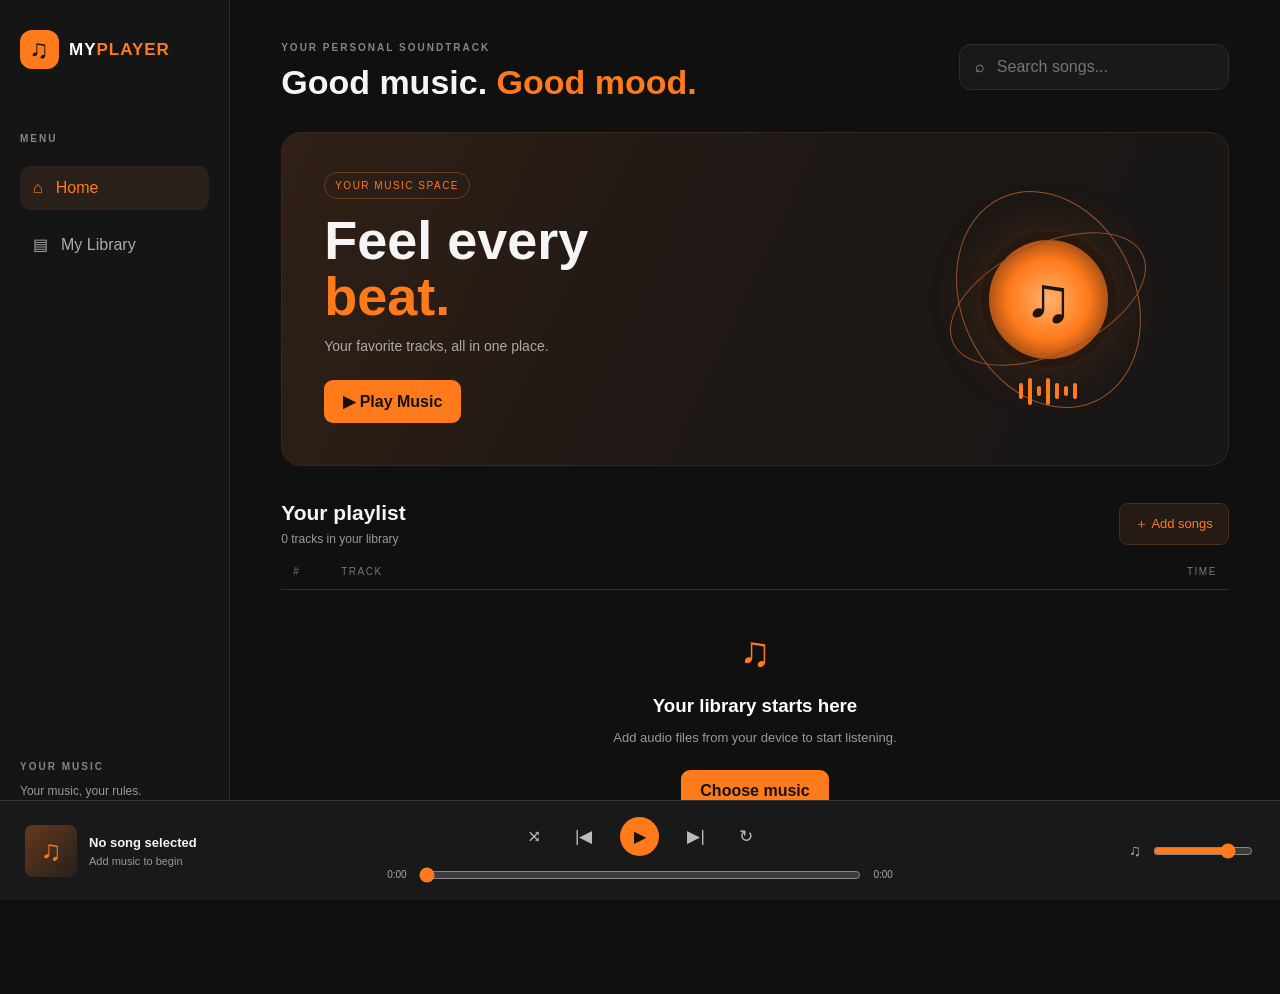
<file: index.html>
<!DOCTYPE html>
<html lang="en">
<head>
  <meta charset="UTF-8">
  <meta name="viewport" content="width=device-width, initial-scale=1.0">
  <meta name="theme-color" content="#101010">
  <title>My Player | Personal Music</title>
  <link rel="stylesheet" href="style.css">
</head>
<body>
  <div class="app">

    <aside class="sidebar">
      <a class="brand" href="#">
        <span class="brand-icon">♫</span>
        <span>MY<span class="orange">PLAYER</span></span>
      </a>

      <p class="section-label">MENU</p>
      <button class="nav-item active" id="homeBtn">⌂ <span>Home</span></button>
      <button class="nav-item" id="libraryBtn">▤ <span>My Library</span></button>

      <div class="side-bottom">
        <p class="section-label">YOUR MUSIC</p>
        <p class="muted small">Your music, your rules.</p>
        <button class="upload-btn" id="uploadBtn">＋ Add Music</button>
      </div>
    </aside>

    <main class="main">
      <header class="topbar">
        <div>
          <p class="eyebrow">YOUR PERSONAL SOUNDTRACK</p>
          <h1>Good music. <span class="orange">Good mood.</span></h1>
        </div>
        <label class="search-box">
          <span>⌕</span>
          <input id="searchInput" type="search" placeholder="Search songs...">
        </label>
      </header>

      <section class="hero">
        <div class="hero-copy">
          <span class="pill">YOUR MUSIC SPACE</span>
          <h2>Feel every<br> <span class="orange">beat.</span></h2>
          <p>Your favorite tracks, all in one place.</p>
          <button id="heroPlayBtn" class="primary-btn">▶ Play Music</button>
        </div>
        <div class="hero-art" aria-hidden="true">
          <div class="art-ring ring-one"></div>
          <div class="art-ring ring-two"></div>
          <div class="art-disc">♫</div>
          <div class="equalizer">
            <i></i><i></i><i></i><i></i><i></i><i></i><i></i>
          </div>
        </div>
      </section>

      <section class="library-section" id="library">
        <div class="section-heading">
          <div>
            <h2>Your playlist</h2>
            <p class="muted"><span id="songCount">0</span> tracks in your library</p>
          </div>
          <label class="upload-label" for="fileInput">＋ Add songs</label>
          <input id="fileInput" type="file" accept="audio/*" multiple hidden>
        </div>

        <div class="track-header">
          <span>#</span>
          <span>TRACK</span>
          <span class="duration-heading">TIME</span>
        </div>

        <div id="playlist" class="playlist">
          <div class="empty-state">
            <div class="empty-icon">♫</div>
            <h3>Your library starts here</h3>
            <p>Add audio files from your device to start listening.</p>
            <button class="primary-btn" id="emptyUploadBtn">Choose music</button>
          </div>
        </div>
      </section>
    </main>
  </div>

  <footer class="player">
    <div class="now-playing">
      <div class="mini-art" id="miniArt">♫</div>
      <div class="track-info">
        <strong id="currentTitle">No song selected</strong>
        <span id="currentArtist">Add music to begin</span>
      </div>
    </div>

    <div class="player-center">
      <div class="player-controls">
        <button class="control-btn" id="shuffleBtn" title="Shuffle" aria-label="Shuffle">⤨</button>
        <button class="control-btn" id="prevBtn" title="Previous" aria-label="Previous">|◀</button>
        <button class="play-btn" id="playBtn" title="Play" aria-label="Play">▶</button>
        <button class="control-btn" id="nextBtn" title="Next" aria-label="Next">▶|</button>
        <button class="control-btn" id="repeatBtn" title="Repeat" aria-label="Repeat">↻</button>
      </div>
      <div class="progress-row">
        <span id="currentTime">0:00</span>
        <input id="seekBar" type="range" min="0" max="100" value="0" aria-label="Seek audio">
        <span id="duration">0:00</span>
      </div>
    </div>

    <div class="volume-control">
      <span>♫</span>
      <input id="volumeBar" type="range" min="0" max="1" step="0.01" value="0.8" aria-label="Volume">
    </div>
  </footer>

  <audio id="audio"></audio>
  <script src="script.js"></script>
</body>
</html>
</file>
<file: style.css>
:root {
  --bg: #101010;
  --panel: #191919;
  --panel-light: #222222;
  --text: #f5f5f5;
  --muted: #999999;
  --orange: #ff7a1a;
  --border: #2d2d2d;
}

* {
  box-sizing: border-box;
}

body {
  margin: 0;
  background: var(--bg);
  color: var(--text);
  font-family: Inter, -apple-system, BlinkMacSystemFont,
    "Segoe UI", sans-serif;
}

button, input {
  font: inherit;
}

button {
  cursor: pointer;
}

button:focus-visible, input:focus-visible,
a:focus-visible {
  outline: 2px solid var(--orange);
  outline-offset: 3px;
}

.orange {
  color: var(--orange);
}

.muted {
  color: var(--muted);
}

.small {
  font-size: 12px;
}

.app {
  display: grid;
  grid-template-columns: 230px minmax(0, 1fr);
  min-height: 100vh;
  padding-bottom: 112px;
}

.sidebar {
  background: #151515;
  border-right: 1px solid var(--border);
  padding: 30px 20px;
  display: flex;
  flex-direction: column;
  gap: 12px;
}

.brand {
  display: flex;
  align-items: center;
  gap: 10px;
  font-size: 17px;
  font-weight: 900;
  letter-spacing: 1px;
  color: white;
  text-decoration: none;
  margin-bottom: 42px;
}

.brand-icon {
  display: grid;
  place-items: center;
  width: 39px;
  height: 39px;
  border-radius: 12px;
  background: var(--orange);
  color: #111;
  font-size: 26px;
}

.section-label, .eyebrow {
  color: #858585;
  font-size: 10px;
  letter-spacing: 2px;
  font-weight: 700;
}

.nav-item {
  display: flex;
  align-items: center;
  gap: 13px;
  padding: 13px;
  border: 0;
  border-radius: 10px;
  background: transparent;
  color: #aaa;
  text-align: left;
}

.nav-item.active, .nav-item:hover {
  color: var(--orange);
  background: #292019;
}

.side-bottom {
  margin-top: auto;
}

.upload-btn, .upload-label {
  display: inline-flex;
  align-items: center;
  justify-content: center;
  gap: 7px;
  padding: 11px 15px;
  border: 1px solid #49301f;
  background: #251b14;
  color: var(--orange);
  border-radius: 9px;
  cursor: pointer;
  font-size: 13px;
}

.main {
  padding: 32px clamp(18px, 4vw, 54px);
  min-width: 0;
}

.topbar {
  display: flex;
  justify-content: space-between;
  align-items: center;
  gap: 20px;
  margin-bottom: 30px;
}

.topbar h1 {
  margin: 9px 0 0;
  font-size: clamp(23px, 3vw, 34px);
}

.search-box {
  display: flex;
  align-items: center;
  gap: 10px;
  background: var(--panel);
  border: 1px solid var(--border);
  border-radius: 12px;
  padding: 12px 15px;
  width: min(270px, 100%);
  color: var(--muted);
}

.search-box input {
  width: 100%;
  min-width: 0;
  color: white;
  background: transparent;
  border: 0;
  outline: 0;
}

.hero {
  position: relative;
  min-height: 255px;
  overflow: hidden;
  display: flex;
  justify-content: space-between;
  align-items: center;
  padding: clamp(24px, 4vw, 42px);
  border: 1px solid #38271b;
  border-radius: 20px;
  background: linear-gradient(115deg, #302016, #1c1714 55%, #171717);
}

.hero-copy {
  position: relative;
  z-index: 2;
}

.pill {
  font-size: 10px;
  letter-spacing: 1.5px;
  color: var(--orange);
  border: 1px solid #654023;
  padding: 7px 10px;
  border-radius: 20px;
}

.hero h2 {
  font-size: clamp(35px, 5vw, 54px);
  line-height: 1.03;
  margin: 20px 0 12px;
}

.hero p {
  color: #aaa;
  font-size: 14px;
}

.primary-btn {
  background: var(--orange);
  color: #16110c;
  font-weight: 750;
  padding: 12px 19px;
  border: 0;
  border-radius: 9px;
  margin-top: 12px;
}

.primary-btn:hover {
  background: #ff984d;
}

.hero-art {
  width: 225px;
  height: 225px;
  flex-shrink: 0;
  position: relative;
  display: grid;
  place-items: center;
  margin-right: 25px;
}

.art-ring {
  position: absolute;
  border: 1px solid #9a5127;
  border-radius: 50%;
  transform: rotate(-25deg);
}

.ring-one {
  width: 210px;
  height: 110px;
}

.ring-two {
  width: 175px;
  height: 225px;
}

.art-disc {
  display: grid;
  place-items: center;
  width: 135px;
  height: 135px;
  background: radial-gradient(circle, #ffb16e, #ff7a1a 48%, #472211);
  border: 8px solid #26180f;
  border-radius: 50%;
  color: #20140d;
  font-size: 65px;
  box-shadow: 0 0 55px #ff7a1a30;
}

.equalizer {
  position: absolute;
  bottom: 7px;
  display: flex;
  align-items: center;
  gap: 5px;
}

.equalizer i {
  display: block;
  width: 4px;
  height: 16px;
  border-radius: 4px;
  background: var(--orange);
}

.equalizer i:nth-child(2n) { height: 27px; }
.equalizer i:nth-child(3n) { height: 10px; }

.library-section {
  margin-top: 35px;
  scroll-margin-top: 20px;
}

.section-heading {
  display: flex;
  align-items: center;
  justify-content: space-between;
  gap: 12px;
}

.section-heading h2 {
  font-size: 21px;
  margin: 0 0 7px;
}

.section-heading p {
  font-size: 12px;
  margin: 0;
}

.track-header, .track {
  display: grid;
  grid-template-columns: 36px minmax(0, 1fr) 65px;
  gap: 12px;
  align-items: center;
}

.track-header {
  color: #777;
  font-size: 10px;
  letter-spacing: 1.5px;
  border-bottom: 1px solid var(--border);
  padding: 20px 12px 12px;
}

.duration-heading {
  text-align: right;
}

.track {
  padding: 11px 12px;
  border-radius: 10px;
  min-width: 0;
}

.track:hover {
  background: var(--panel);
}

.track.selected {
  background: #2a2019;
}

.track-number {
  color: #858585;
  font-size: 13px;
}

.track.selected .track-number {
  color: var(--orange);
}

.track-main {
  display: flex;
  align-items: center;
  gap: 12px;
  min-width: 0;
  cursor: pointer;
}

.track-art, .mini-art {
  display: grid;
  place-items: center;
  flex-shrink: 0;
  background: linear-gradient(135deg, #65391e, #25201c);
  color: var(--orange);
  border-radius: 8px;
}

.track-art {
  width: 45px;
  height: 45px;
  font-size: 23px;
}

.track-details, .track-info {
  display: flex;
  flex-direction: column;
  gap: 5px;
  min-width: 0;
}

.track-details strong, .track-info strong {
  font-size: 13px;
  overflow: hidden;
  text-overflow: ellipsis;
  white-space: nowrap;
}

.track-details span, .track-info span {
  color: var(--muted);
  font-size: 11px;
}

.track-time {
  text-align: right;
  color: #aaa;
  font-size: 12px;
}

.empty-state {
  text-align: center;
  padding: 38px 15px;
  color: var(--muted);
}

.empty-icon {
  color: var(--orange);
  font-size: 42px;
}

.empty-state h3 {
  color: white;
  margin-bottom: 8px;
}

.empty-state p {
  font-size: 13px;
}

.player {
  position: fixed;
  z-index: 10;
  left: 0;
  right: 0;
  bottom: 0;
  min-height: 100px;
  padding: 15px 25px;
  display: grid;
  grid-template-columns: minmax(0, 1fr) minmax(240px, 1.5fr) minmax(90px, 1fr);
  align-items: center;
  gap: 25px;
  background: #191919;
  border-top: 1px solid #353535;
}

.now-playing {
  display: flex;
  align-items: center;
  gap: 12px;
  min-width: 0;
}

.mini-art {
  width: 52px;
  height: 52px;
  font-size: 28px;
}

.player-center {
  width: 100%;
  max-width: 520px;
  justify-self: center;
}

.player-controls {
  display: flex;
  justify-content: center;
  align-items: center;
  gap: clamp(10px, 2vw, 22px);
  margin-bottom: 9px;
}

.control-btn, .play-btn {
  display: grid;
  place-items: center;
  border: 0;
}

.control-btn {
  background: transparent;
  color: #bbb;
  padding: 6px;
  font-size: 17px;
}

.control-btn:hover, .control-btn.active {
  color: var(--orange);
}

.play-btn {
  width: 39px;
  height: 39px;
  border-radius: 50%;
  background: var(--orange);
  color: #111;
}

.progress-row {
  display: flex;
  align-items: center;
  gap: 10px;
  color: #aaa;
  font-size: 10px;
}

input[type="range"] {
  accent-color: var(--orange);
  cursor: pointer;
}

.progress-row input {
  flex: 1;
  width: 100%;
  min-width: 0;
}

.volume-control {
  display: flex;
  align-items: center;
  justify-content: flex-end;
  gap: 10px;
  color: #aaa;
}

.volume-control input {
  width: 100px;
  max-width: 100%;
}

@media (max-width: 900px) {
  .app {
    grid-template-columns: 180px minmax(0, 1fr);
  }

  .sidebar {
    padding: 24px 13px;
  }

  .hero-art {
    width: 160px;
    height: 180px;
    margin-right: 0;
  }

  .ring-one { width: 155px; }
  .ring-two { height: 175px; }
  .art-disc { width: 110px; height: 110px; }

  .player {
    grid-template-columns: minmax(0, 1fr) minmax(200px, 1.2fr);
    gap: 15px;
  }

  .volume-control {
    display: none;
  }
}

@media (max-width: 600px) {
  .app {
    display: block;
    padding-bottom: 155px;
  }

  .sidebar {
    display: flex;
    flex-direction: row;
    align-items: center;
    justify-content: space-between;
    padding: 14px 16px;
    border-right: 0;
    border-bottom: 1px solid var(--border);
  }

  .brand {
    margin: 0;
    font-size: 14px;
    gap: 7px;
  }

  .brand-icon {
    width: 33px;
    height: 33px;
  }

  .sidebar > .section-label,
  .sidebar > .nav-item,
  .side-bottom > .section-label,
  .side-bottom > .muted {
    display: none;
  }

  .side-bottom {
    margin: 0;
  }

  .upload-btn {
    padding: 9px 11px;
    font-size: 12px;
  }

  .main {
    padding: 22px 16px;
  }

  .topbar {
    align-items: stretch;
    flex-direction: column;
    gap: 17px;
  }

  .topbar h1 {
    font-size: 26px;
  }

  .search-box {
    width: 100%;
  }

  .hero {
    min-height: 235px;
    padding: 23px 19px;
  }

  .hero h2 {
    font-size: 38px;
  }

  .hero p {
    max-width: 190px;
    font-size: 12px;
  }

  .hero-art {
    position: absolute;
    right: -53px;
    top: 20px;
    opacity: 0.36;
  }

  .hero-copy {
    max-width: 100%;
  }

  .library-section {
    margin-top: 28px;
  }

  .track-header, .track {
    grid-template-columns: 20px minmax(0, 1fr) 42px;
    gap: 8px;
  }

  .track-header {
    padding-left: 6px;
    padding-right: 6px;
  }

  .track {
    padding: 10px 5px;
  }

  .track-art {
    width: 41px;
    height: 41px;
  }

  .track-main {
    gap: 9px;
  }

  .track-details strong {
    font-size: 12px;
  }

  .track-time {
    font-size: 11px;
  }

  .player {
    min-height: 140px;
    padding: 12px 15px calc(12px + env(safe-area-inset-bottom));
    grid-template-columns: minmax(0, 1fr) auto;
    gap: 10px 8px;
  }

  .now-playing {
    grid-column: 1;
    grid-row: 1;
    gap: 9px;
  }

  .mini-art {
    width: 42px;
    height: 42px;
    font-size: 23px;
  }

  .track-info strong {
    font-size: 12px;
  }

  .track-info span {
    font-size: 10px;
  }

  .player-center {
    display: contents;
  }

  .player-controls {
    grid-column: 2;
    grid-row: 1;
    gap: 9px;
    margin: 0;
  }

  .control-btn {
    font-size: 14px;
    padding: 3px;
  }

  .play-btn {
    width: 35px;
    height: 35px;
  }

  .progress-row {
    grid-column: 1 / -1;
    grid-row: 2;
    gap: 8px;
  }
}

@media (prefers-reduced-motion: no-preference) {
  button, .track {
    transition: background 0.18s ease, color 0.18s ease;
  }
}
</file>
